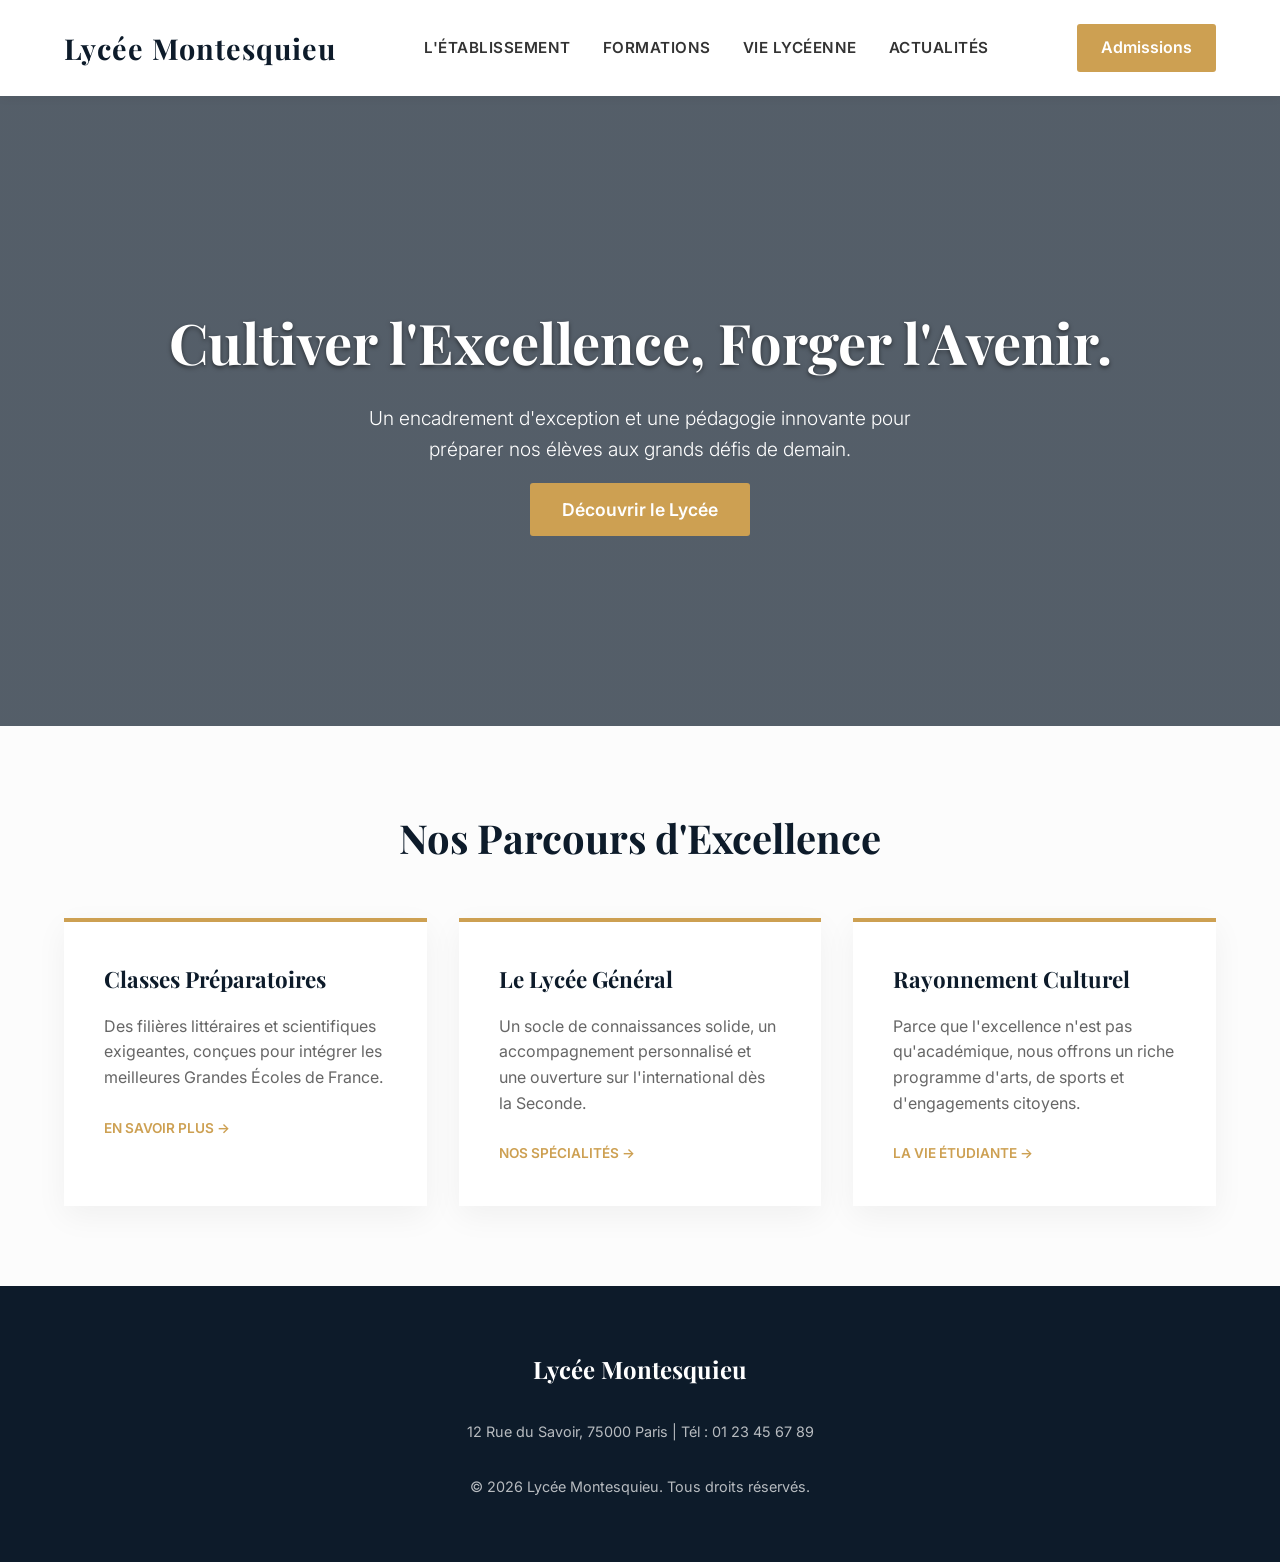
<file: design1.html>
<!DOCTYPE html>
<html lang="fr">
<head>
    <meta charset="UTF-8">
    <meta name="viewport" content="width=device-width, initial-scale=1.0">
    <title>Lycée de l'Excellence | Nouveau Site</title>
    <link href="https://fonts.googleapis.com/css2?family=Inter:wght@300;400;600&family=Playfair+Display:wght@600;700&display=swap" rel="stylesheet">
    
    <style>
        /* =========================================
           VARIANTES DE DESIGN (Décommentez celle que vous voulez)
           ========================================= */

        /* VARIANTE 1 : "Prestige Classique" (Inspiré Henri IV, Bleu Nuit & Or) */
        :root {
            --primary-color: #0d1b2a;      /* Bleu nuit très profond */
            --secondary-color: #cda052;    /* Or doux / Laiton */
            --bg-color: #fcfcfc;           /* Blanc cassé */
            --text-color: #333333;         /* Gris très foncé pour le texte */
            --card-bg: #ffffff;
            --font-title: 'Playfair Display', serif;
            --font-text: 'Inter', sans-serif;
        }

        /* VARIANTE 2 : "Innovation & Avenir" (Plus moderne, Vert Sapin & Cuivre) 
           Pour l'utiliser, supprimez les balises de commentaires ci-dessous et commentez la Variante 1. */
        
        /*
        :root {
            --primary-color: #1b4332;      
            --secondary-color: #e07a5f;    
            --bg-color: #f4f1de;           
            --text-color: #2b2d42;         
            --card-bg: #ffffff;
            --font-title: 'Playfair Display', serif;
            --font-text: 'Inter', sans-serif;
        }
        */

        /* =========================================
           STYLES DE BASE ET RESET
           ========================================= */
        * {
            margin: 0;
            padding: 0;
            box-sizing: border-box;
        }

        body {
            font-family: var(--font-text);
            background-color: var(--bg-color);
            color: var(--text-color);
            line-height: 1.6;
        }

        h1, h2, h3, .logo {
            font-family: var(--font-title);
            color: var(--primary-color);
        }

        a {
            text-decoration: none;
            color: var(--text-color);
            transition: color 0.3s ease;
        }

        /* =========================================
           NAVIGATION (HEADER)
           ========================================= */
        header {
            display: flex;
            justify-content: space-between;
            align-items: center;
            padding: 1.5rem 5%;
            background-color: #ffffff;
            box-shadow: 0 2px 10px rgba(0,0,0,0.05);
            position: sticky;
            top: 0;
            z-index: 1000;
        }

        .logo {
            font-size: 1.8rem;
            font-weight: 700;
            letter-spacing: 1px;
        }

        .nav-links {
            list-style: none;
            display: flex;
            gap: 2rem;
        }

        .nav-links a {
            font-weight: 600;
            font-size: 0.95rem;
            text-transform: uppercase;
            letter-spacing: 0.5px;
        }

        .nav-links a:hover {
            color: var(--secondary-color);
        }

        .btn-cta {
            background-color: var(--secondary-color);
            color: #ffffff;
            padding: 0.7rem 1.5rem;
            border-radius: 3px;
            font-weight: 600;
            transition: background 0.3s ease, transform 0.2s;
        }

        .btn-cta:hover {
            background-color: var(--primary-color);
            color: #ffffff;
            transform: translateY(-2px);
        }

        /* =========================================
           HERO SECTION
           ========================================= */
        .hero {
            height: 70vh;
            display: flex;
            align-items: center;
            justify-content: center;
            text-align: center;
            /* Placeholder pour une belle image de l'établissement */
            background: linear-gradient(rgba(13, 27, 42, 0.7), rgba(13, 27, 42, 0.7)), url('https://images.unsplash.com/photo-1541339907198-e08756dedf3f?ixlib=rb-4.0.3&auto=format&fit=crop&w=1920&q=80') center/cover;
            color: #ffffff;
            padding: 0 20px;
        }

        .hero h1 {
            color: #ffffff;
            font-size: 3.5rem;
            margin-bottom: 1rem;
            text-shadow: 0 2px 4px rgba(0,0,0,0.5);
        }

        .hero p {
            font-size: 1.2rem;
            max-width: 600px;
            margin: 0 auto 2rem auto;
            font-weight: 300;
        }

        .hero .btn-cta {
            font-size: 1.1rem;
            padding: 1rem 2rem;
        }

        /* =========================================
           SECTION : VALEURS / CARTES (Haute Conversion)
           ========================================= */
        .features {
            padding: 5rem 5%;
            text-align: center;
        }

        .features h2 {
            font-size: 2.5rem;
            margin-bottom: 3rem;
        }

        .grid {
            display: grid;
            grid-template-columns: repeat(auto-fit, minmax(300px, 1fr));
            gap: 2rem;
        }

        .card {
            background: var(--card-bg);
            padding: 2.5rem;
            border-top: 4px solid var(--secondary-color);
            box-shadow: 0 10px 30px rgba(0,0,0,0.05);
            transition: transform 0.3s ease, box-shadow 0.3s ease;
            text-align: left;
        }

        .card:hover {
            transform: translateY(-10px);
            box-shadow: 0 15px 40px rgba(0,0,0,0.1);
        }

        .card h3 {
            font-size: 1.4rem;
            margin-bottom: 1rem;
            color: var(--primary-color);
        }

        .card p {
            color: #666;
            margin-bottom: 1.5rem;
        }

        .card-link {
            color: var(--secondary-color);
            font-weight: 600;
            text-transform: uppercase;
            font-size: 0.85rem;
            display: inline-flex;
            align-items: center;
        }

        .card-link:hover {
            color: var(--primary-color);
        }

        /* =========================================
           FOOTER
           ========================================= */
        footer {
            background-color: var(--primary-color);
            color: #ffffff;
            padding: 4rem 5%;
            text-align: center;
        }

        footer p {
            opacity: 0.7;
            font-size: 0.9rem;
            margin-top: 2rem;
        }

        /* =========================================
           RESPONSIVE
           ========================================= */
        @media (max-width: 768px) {
            .nav-links {
                display: none; /* À remplacer par un menu hamburger en JS */
            }
            .hero h1 {
                font-size: 2.5rem;
            }
        }
    </style>
</head>
<body>

    <!-- En-tête / Navigation -->
    <header>
        <div class="logo">Lycée Montesquieu</div> <!-- Nom fictif -->
        <ul class="nav-links">
            <li><a href="#">L'Établissement</a></li>
            <li><a href="#">Formations</a></li>
            <li><a href="#">Vie Lycéenne</a></li>
            <li><a href="#">Actualités</a></li>
        </ul>
        <a href="#" class="btn-cta">Admissions</a>
    </header>

    <!-- Section Héro (Bannière Principale) -->
    <section class="hero">
        <div>
            <h1>Cultiver l'Excellence, Forger l'Avenir.</h1>
            <p>Un encadrement d'exception et une pédagogie innovante pour préparer nos élèves aux grands défis de demain.</p>
            <a href="#" class="btn-cta">Découvrir le Lycée</a>
        </div>
    </section>

    <!-- Section Contenu (Cartes d'information) -->
    <section class="features">
        <h2>Nos Parcours d'Excellence</h2>
        <div class="grid">
            <div class="card">
                <h3>Classes Préparatoires</h3>
                <p>Des filières littéraires et scientifiques exigeantes, conçues pour intégrer les meilleures Grandes Écoles de France.</p>
                <a href="#" class="card-link">En savoir plus &rarr;</a>
            </div>
            <div class="card">
                <h3>Le Lycée Général</h3>
                <p>Un socle de connaissances solide, un accompagnement personnalisé et une ouverture sur l'international dès la Seconde.</p>
                <a href="#" class="card-link">Nos spécialités &rarr;</a>
            </div>
            <div class="card">
                <h3>Rayonnement Culturel</h3>
                <p>Parce que l'excellence n'est pas qu'académique, nous offrons un riche programme d'arts, de sports et d'engagements citoyens.</p>
                <a href="#" class="card-link">La vie étudiante &rarr;</a>
            </div>
        </div>
    </section>

    <!-- Pied de page -->
    <footer>
        <h2 style="color: white; margin-bottom: 1rem;">Lycée Montesquieu</h2>
        <p>12 Rue du Savoir, 75000 Paris | Tél : 01 23 45 67 89</p>
        <p>&copy; 2026 Lycée Montesquieu. Tous droits réservés.</p>
    </footer>

</body>
</html>
</file>
